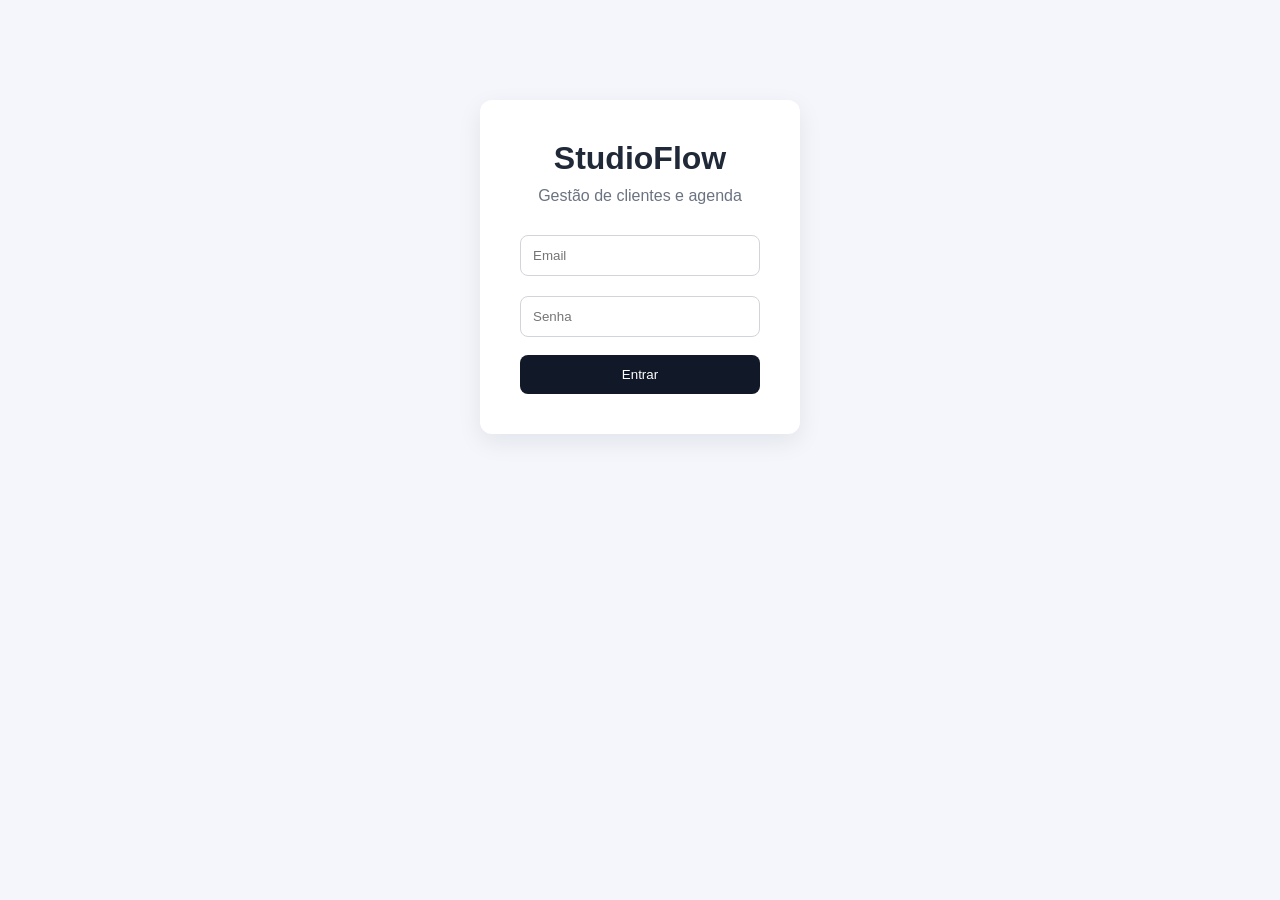
<file: frontend/index.html>
<!DOCTYPE html>
<html lang="pt-BR">

<head>
  <meta charset="UTF-8">
  <title>StudioFlow</title>
  <link rel="stylesheet" href="css/style.css">
</head>

<body>

  <div class="login-container">

    <h1>StudioFlow</h1>
    <p>Gestão de clientes e agenda</p>

    <form action="dashboard.html" method="post" class="login-form">

       <input type="email" placeholder="Email">

      <input type="password" placeholder="Senha">

      <button type="submit">Entrar</button>

    </form>

  </div>

</body>
</html>
</file>
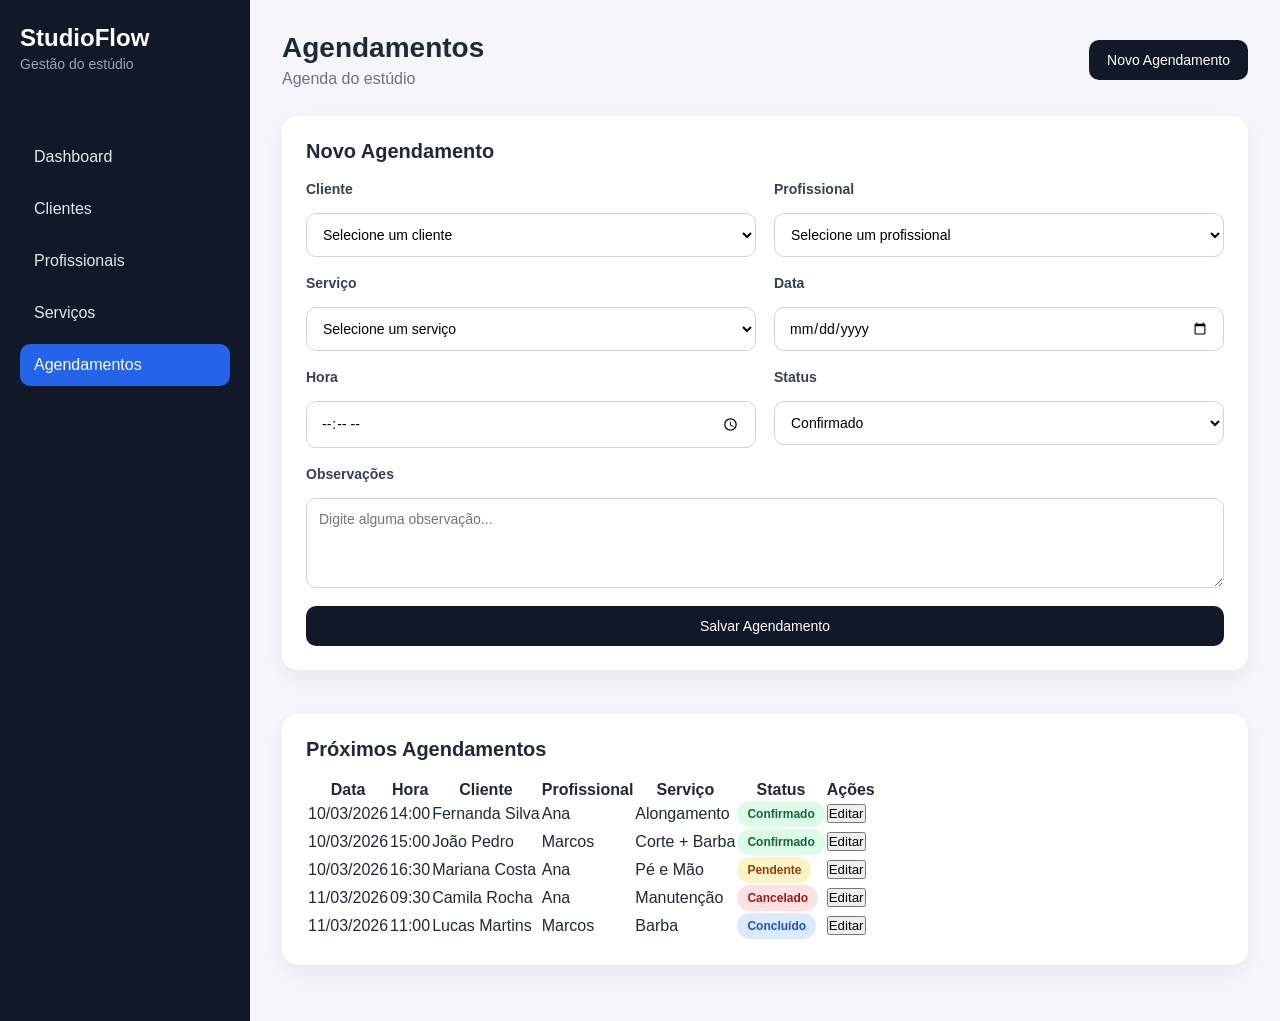
<file: frontend/agendamentos.html>
<!DOCTYPE html>
<html lang="pt-BR">
<head>
  <meta charset="UTF-8" />
  <meta name="viewport" content="width=device-width, initial-scale=1.0" />
  <title>StudioFlow - Agendamentos</title>
  <link rel="stylesheet" href="css/style.css" />
</head>
<body>
  <div class="app-layout">
    <aside class="sidebar">
      <div class="sidebar-brand">
        <h2>StudioFlow</h2>
        <p>Gestão do estúdio</p>
      </div>

      <nav class="sidebar-nav">
        <a href="dashboard.html" class="nav-link">Dashboard</a>
        <a href="clientes.html" class="nav-link">Clientes</a>
        <a href="profissionais.html" class="nav-link">Profissionais</a>
        <a href="servicos.html" class="nav-link">Serviços</a>
        <a href="agendamentos.html" class="nav-link active">Agendamentos</a>
      </nav>
    </aside>

    <main class="main-content">
      <header class="topbar">
        <div>
          <h1>Agendamentos</h1>
          <p>Agenda do estúdio</p>
        </div>

        <button class="primary-button">Novo Agendamento</button>
      </header>

      <section class="content-grid-agendamento">
        <div class="card">
          <div class="section-header">
            <h2>Novo Agendamento</h2>
          </div>

          <form class="form-grid">
            <div class="form-group">
              <label for="cliente">Cliente</label>
              <select id="cliente" name="cliente">
                <option value="">Selecione um cliente</option>
                <option value="fernanda-silva">Fernanda Silva</option>
                <option value="joao-pedro">João Pedro</option>
                <option value="mariana-costa">Mariana Costa</option>
              </select>
            </div>

            <div class="form-group">
              <label for="profissional">Profissional</label>
              <select id="profissional" name="profissional">
                <option value="">Selecione um profissional</option>
                <option value="ana-manicure">Ana - Manicure</option>
                <option value="marcos-barbeiro">Marcos - Barbeiro</option>
              </select>
            </div>

            <div class="form-group">
              <label for="servico">Serviço</label>
              <select id="servico" name="servico">
                <option value="">Selecione um serviço</option>
                <option value="alongamento">Alongamento</option>
                <option value="pe-e-mao">Pé e Mão</option>
                <option value="corte">Corte</option>
                <option value="barba">Barba</option>
                <option value="corte-e-barba">Corte + Barba</option>
              </select>
            </div>

            <div class="form-group">
              <label for="data">Data</label>
              <input type="date" id="data" name="data" />
            </div>

            <div class="form-group">
              <label for="hora">Hora</label>
              <input type="time" id="hora" name="hora" />
            </div>

            <div class="form-group">
              <label for="status">Status</label>
              <select id="status" name="status">
                <option value="confirmado">Confirmado</option>
                <option value="pendente">Pendente</option>
                <option value="cancelado">Cancelado</option>
                <option value="concluido">Concluído</option>
              </select>
            </div>

            <div class="form-group form-group-full">
              <label for="observacoes">Observações</label>
              <textarea
                id="observacoes"
                name="observacoes"
                rows="4"
                placeholder="Digite alguma observação..."
              ></textarea>
            </div>

            <div class="form-group form-group-full">
              <button type="submit" class="primary-button">Salvar Agendamento</button>
            </div>
          </form>
        </div>

        <div class="card">
          <div class="section-header">
            <h2>Próximos Agendamentos</h2>
          </div>

          <table class="data-table">
            <thead>
              <tr>
                <th>Data</th>
                <th>Hora</th>
                <th>Cliente</th>
                <th>Profissional</th>
                <th>Serviço</th>
                <th>Status</th>
                <th>Ações</th>
              </tr>
            </thead>

            <tbody>
              <tr>
                <td>10/03/2026</td>
                <td>14:00</td>
                <td>Fernanda Silva</td>
                <td>Ana</td>
                <td>Alongamento</td>
                <td><span class="status confirmado">Confirmado</span></td>
                <td><button class="table-button">Editar</button></td>
              </tr>

              <tr>
                <td>10/03/2026</td>
                <td>15:00</td>
                <td>João Pedro</td>
                <td>Marcos</td>
                <td>Corte + Barba</td>
                <td><span class="status confirmado">Confirmado</span></td>
                <td><button class="table-button">Editar</button></td>
              </tr>

              <tr>
                <td>10/03/2026</td>
                <td>16:30</td>
                <td>Mariana Costa</td>
                <td>Ana</td>
                <td>Pé e Mão</td>
                <td><span class="status pendente">Pendente</span></td>
                <td><button class="table-button">Editar</button></td>
              </tr>

              <tr>
                <td>11/03/2026</td>
                <td>09:30</td>
                <td>Camila Rocha</td>
                <td>Ana</td>
                <td>Manutenção</td>
                <td><span class="status cancelado">Cancelado</span></td>
                <td><button class="table-button">Editar</button></td>
              </tr>

              <tr>
                <td>11/03/2026</td>
                <td>11:00</td>
                <td>Lucas Martins</td>
                <td>Marcos</td>
                <td>Barba</td>
                <td><span class="status concluido">Concluído</span></td>
                <td><button class="table-button">Editar</button></td>
              </tr>
            </tbody>
          </table>
        </div>
      </section>
    </main>
  </div>
</body>
</html>
</file>
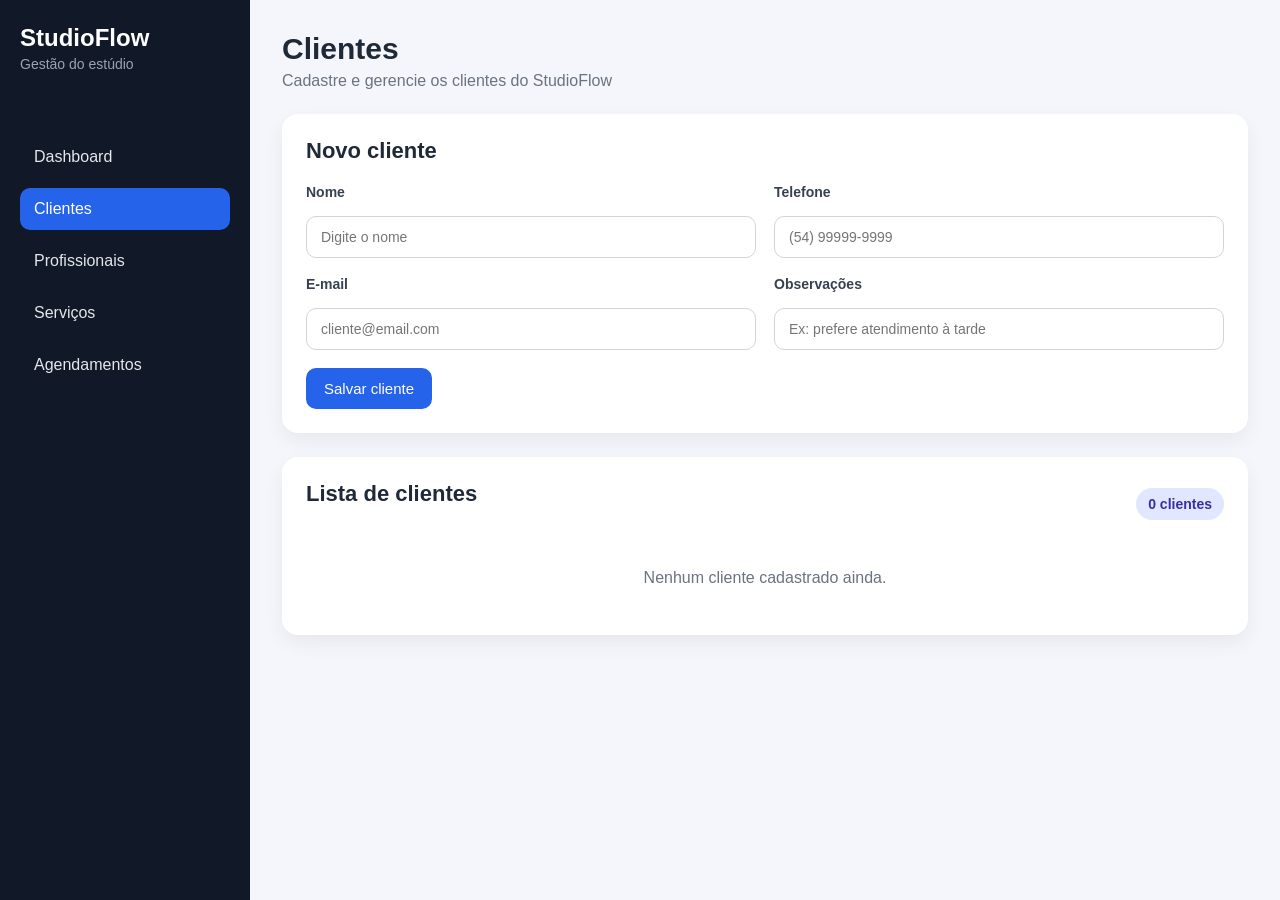
<file: frontend/clientes.html>
<!DOCTYPE html>
<html lang="pt-BR">
<head>
  <meta charset="UTF-8" />
  <meta name="viewport" content="width=device-width, initial-scale=1.0" />
  <title>StudioFlow - Clientes</title>
  <link rel="stylesheet" href="css/style.css" />
</head>
<body>
  <div class="app-layout">
    <aside class="sidebar">
      <div class="sidebar-brand">
        <h2>StudioFlow</h2>
        <p>Gestão do estúdio</p>
      </div>

      <nav class="sidebar-nav">
        <a href="dashboard.html" class="nav-link">Dashboard</a>
        <a href="clientes.html" class="nav-link active">Clientes</a>
        <a href="profissionais.html" class="nav-link">Profissionais</a>
        <a href="servicos.html" class="nav-link">Serviços</a>
        <a href="agendamentos.html" class="nav-link">Agendamentos</a>
      </nav>
    </aside>

    <main class="main-content">
      <header class="page-header">
        <div>
          <h1>Clientes</h1>
          <p>Cadastre e gerencie os clientes do StudioFlow</p>
        </div>
      </header>

      <section class="card form-card">
        <h2>Novo cliente</h2>

        <form id="formCliente" class="form-grid">
          <div class="form-group">
            <label for="nomeCliente">Nome</label>
            <input type="text" id="nomeCliente" placeholder="Digite o nome" required />
          </div>

          <div class="form-group">
            <label for="telefoneCliente">Telefone</label>
            <input type="tel" id="telefoneCliente" placeholder="(54) 99999-9999" required />
          </div>

          <div class="form-group">
            <label for="emailCliente">E-mail</label>
            <input type="email" id="emailCliente" placeholder="cliente@email.com" />
          </div>

          <div class="form-group">
            <label for="observacaoCliente">Observações</label>
            <input type="text" id="observacaoCliente" placeholder="Ex: prefere atendimento à tarde" />
          </div>

          <div class="form-actions">
            <button type="submit" class="btn-primary">Salvar cliente</button>
          </div>
        </form>
      </section>

      <section class="card list-card">
        <div class="section-title">
          <h2>Lista de clientes</h2>
          <span id="contadorClientes" class="badge-count">0 clientes</span>
        </div>

        <div id="listaClientes" class="client-list"></div>
      </section>
    </main>
  </div>

  <script src="js/clientes.js"></script>
</body>
</html>
</file>
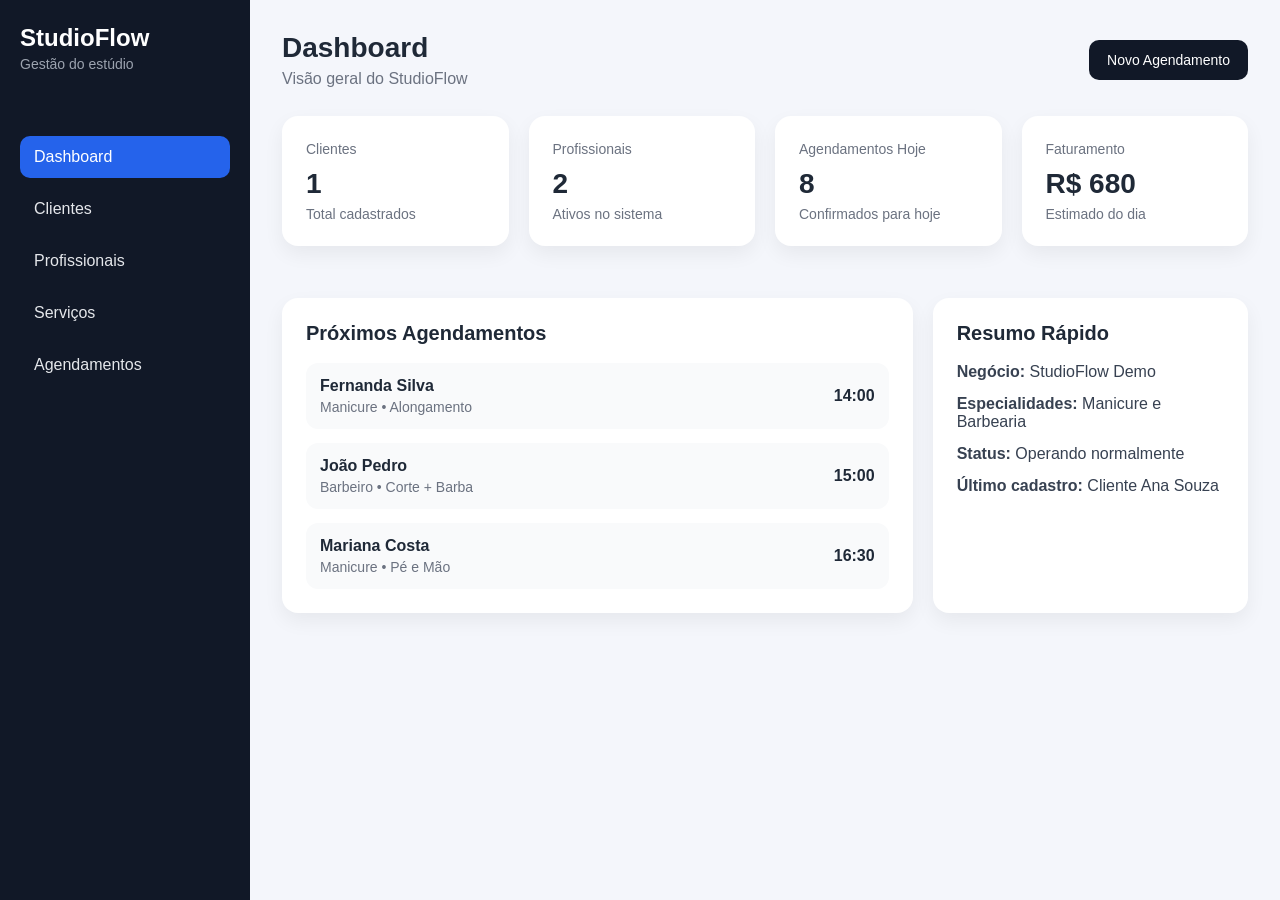
<file: frontend/dashboard.html>
<!DOCTYPE html>
<html lang="pt-BR">
<head>
  <meta charset="UTF-8" />
  <meta name="viewport" content="width=device-width, initial-scale=1.0" />
  <title>StudioFlow - Dashboard</title>
  <link rel="stylesheet" href="css/style.css" />
</head>
<body>
  <div class="app-layout">
    <aside class="sidebar">
      <div class="sidebar-brand">
        <h2>StudioFlow</h2>
        <p>Gestão do estúdio</p>
      </div>

      <nav class="sidebar-nav">
        <a href="dashboard.html" class="nav-link active">Dashboard</a>
        <a href="clientes.html" class="nav-link">Clientes</a>
        <a href="profissionais.html" class="nav-link">Profissionais</a>
        <a href="servicos.html" class="nav-link">Serviços</a>
        <a href="agendamentos.html" class="nav-link">Agendamentos</a>
      </nav>
    </aside>

    <main class="main-content">
      <header class="topbar">
        <div>
          <h1>Dashboard</h1>
          <p>Visão geral do StudioFlow</p>
        </div>
        <a href="agendamentos.html"><button class="primary-button">Novo Agendamento</button></a>
      </header>

      <section class="cards-grid">
        <div class="card summary-card">
          <span class="card-label">Clientes</span>
          <h3>1</h3>
          <p>Total cadastrados</p>
        </div>

        <div class="card summary-card">
          <span class="card-label">Profissionais</span>
          <h3>2</h3>
          <p>Ativos no sistema</p>
        </div>

        <div class="card summary-card">
          <span class="card-label">Agendamentos Hoje</span>
          <h3>8</h3>
          <p>Confirmados para hoje</p>
        </div>

        <div class="card summary-card">
          <span class="card-label">Faturamento</span>
          <h3>R$ 680</h3>
          <p>Estimado do dia</p>
        </div>
      </section>

      <section class="content-grid">
        <div class="card">
          <div class="section-header">
            <h2>Próximos Agendamentos</h2>
          </div>

          <div class="appointment-list">
            <div class="appointment-item">
              <div>
                <strong>Fernanda Silva</strong>
                <p>Manicure • Alongamento</p>
              </div>
              <span>14:00</span>
            </div>

            <div class="appointment-item">
              <div>
                <strong>João Pedro</strong>
                <p>Barbeiro • Corte + Barba</p>
              </div>
              <span>15:00</span>
            </div>

            <div class="appointment-item">
              <div>
                <strong>Mariana Costa</strong>
                <p>Manicure • Pé e Mão</p>
              </div>
              <span>16:30</span>
            </div>
          </div>
        </div>

        <div class="card">
          <div class="section-header">
            <h2>Resumo Rápido</h2>
          </div>

          <div class="quick-info">
            <p><strong>Negócio:</strong> StudioFlow Demo</p>
            <p><strong>Especialidades:</strong> Manicure e Barbearia</p>
            <p><strong>Status:</strong> Operando normalmente</p>
            <p><strong>Último cadastro:</strong> Cliente Ana Souza</p>
          </div>
        </div>
      </section>
    </main>
  </div>
</body>
</html>
</file>
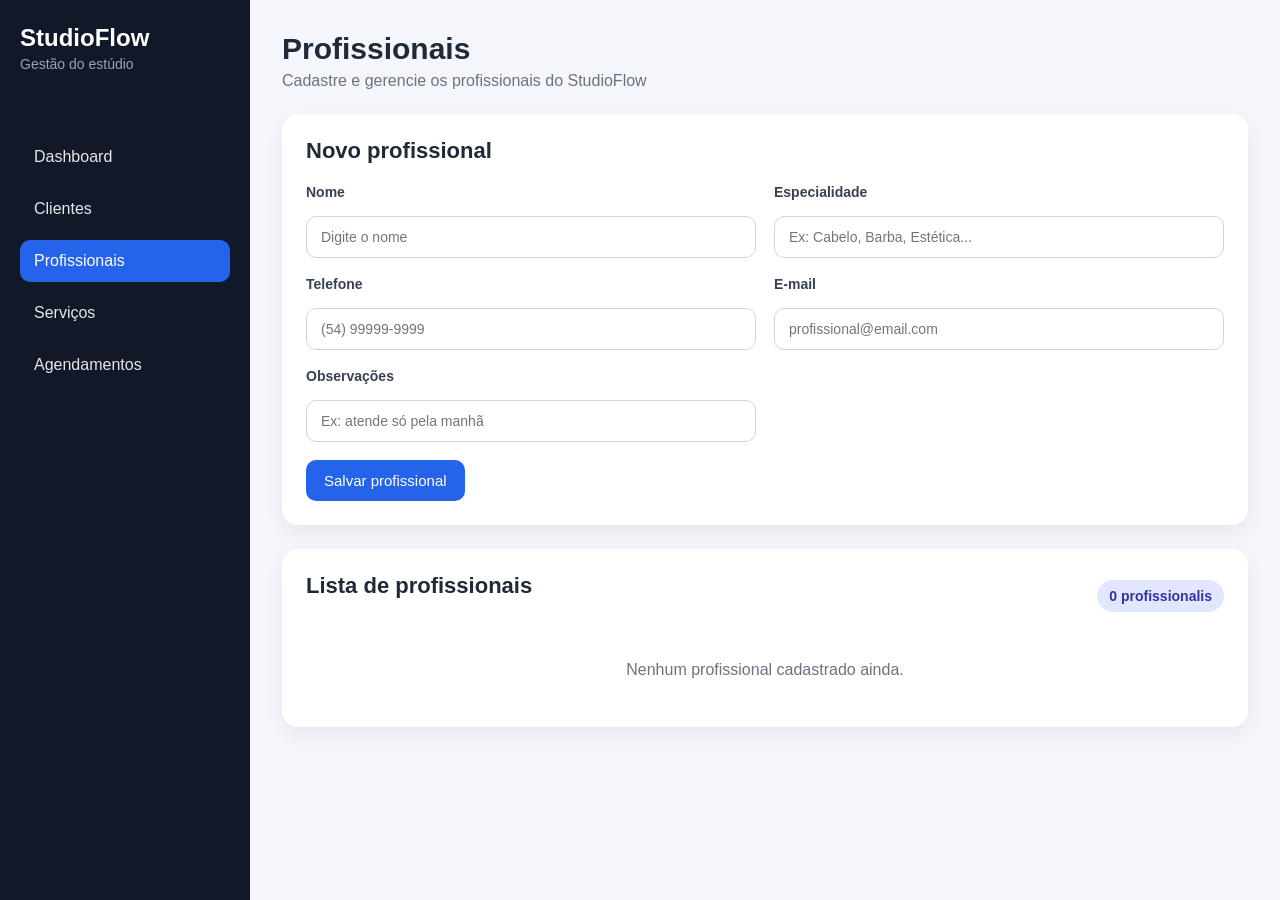
<file: frontend/profissionais.html>
<!DOCTYPE html>
<html lang="pt-BR">
<head>
  <meta charset="UTF-8" />
  <meta name="viewport" content="width=device-width, initial-scale=1.0" />
  <title>StudioFlow - Profissionais</title>
  <link rel="stylesheet" href="css/style.css" />
</head>
<body>
  <div class="app-layout">
    <aside class="sidebar">
      <div class="sidebar-brand">
        <h2>StudioFlow</h2>
        <p>Gestão do estúdio</p>
      </div>

      <nav class="sidebar-nav">
        <a href="dashboard.html" class="nav-link">Dashboard</a>
        <a href="clientes.html" class="nav-link">Clientes</a>
        <a href="profissionais.html" class="nav-link active">Profissionais</a>
        <a href="servicos.html" class="nav-link">Serviços</a>
        <a href="agendamentos.html" class="nav-link">Agendamentos</a>
      </nav>
    </aside>

    <main class="main-content">
      <header class="page-header">
        <div>
          <h1>Profissionais</h1>
          <p>Cadastre e gerencie os profissionais do StudioFlow</p>
        </div>
      </header>

      <section class="card form-card">
        <h2>Novo profissional</h2>

        <form id="formProfissional" class="form-grid">
          <div class="form-group">
            <label for="nomeProfissional">Nome</label>
            <input type="text" id="nomeProfissional" placeholder="Digite o nome" required />
          </div>

          <div class="form-group">
            <label for="especialidadeProfissional">Especialidade</label>
            <input type="text" id="especialidadeProfissional" placeholder="Ex: Cabelo, Barba, Estética..." required />
          </div>

          <div class="form-group">
            <label for="telefoneProfissional">Telefone</label>
            <input type="tel" id="telefoneProfissional" placeholder="(54) 99999-9999" />
          </div>

          <div class="form-group">
            <label for="emailProfissional">E-mail</label>
            <input type="email" id="emailProfissional" placeholder="profissional@email.com" />
          </div>

          <div class="form-group">
            <label for="observacaoProfissional">Observações</label>
            <input type="text" id="observacaoProfissional" placeholder="Ex: atende só pela manhã" />
          </div>

          <div class="form-actions">
            <button type="submit" class="btn-primary">Salvar profissional</button>
          </div>
        </form>
      </section>

      <section class="card list-card">
        <div class="section-title">
          <h2>Lista de profissionais</h2>
          <span id="contadorProfissionais" class="badge-count">0 profissionais</span>
        </div>

        <div id="listaProfissionais" class="professional-list"></div>
      </section>
    </main>
  </div>

  <script src="js/profissionais.js"></script>
</body>
</html>
</file>
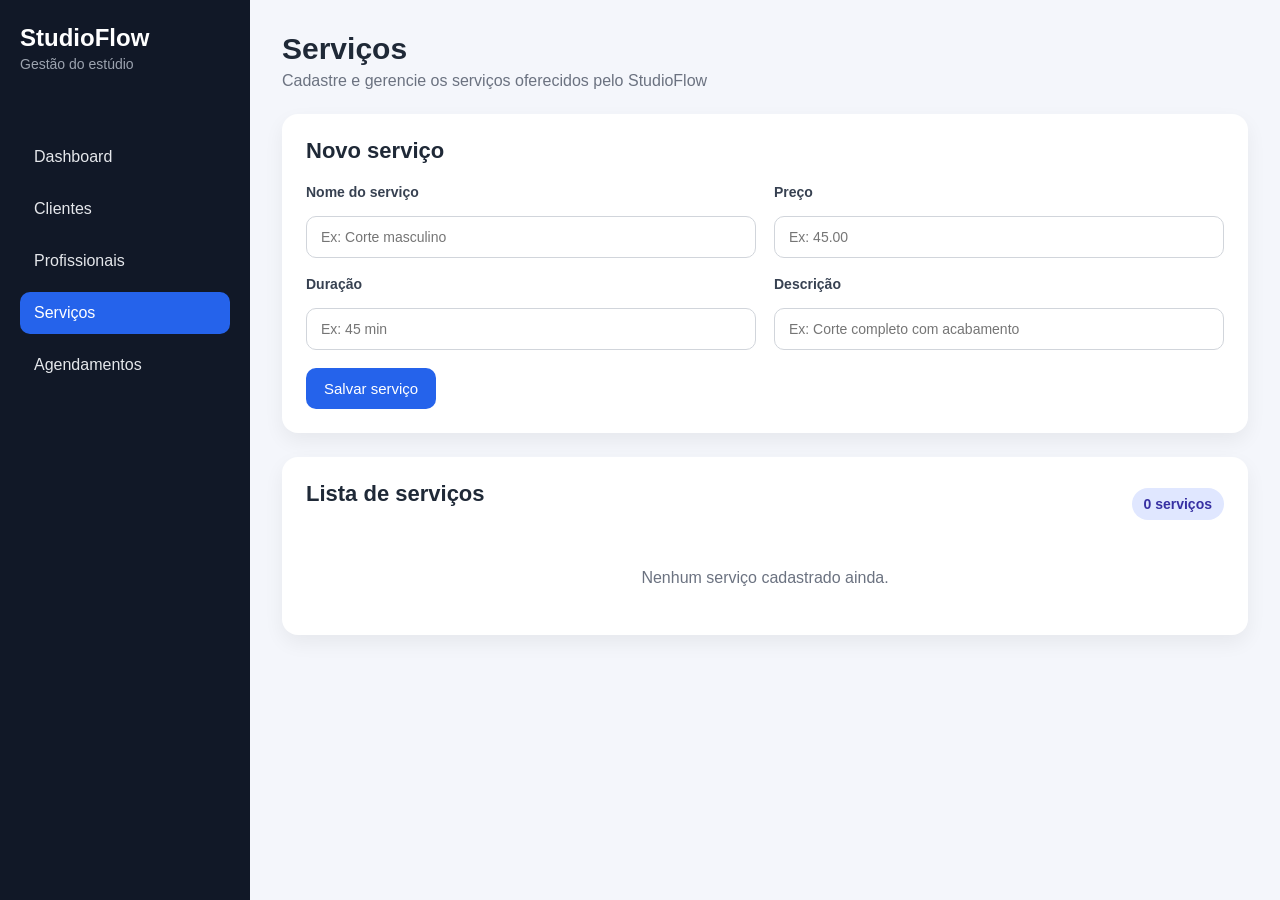
<file: frontend/servicos.html>
<!DOCTYPE html>
<html lang="pt-BR">
<head>
  <meta charset="UTF-8" />
  <meta name="viewport" content="width=device-width, initial-scale=1.0" />
  <title>StudioFlow - Serviços</title>
  <link rel="stylesheet" href="css/style.css" />
</head>
<body>
  <div class="app-layout">
    <aside class="sidebar">
      <div class="sidebar-brand">
        <h2>StudioFlow</h2>
        <p>Gestão do estúdio</p>
      </div>

      <nav class="sidebar-nav">
        <a href="dashboard.html" class="nav-link">Dashboard</a>
        <a href="clientes.html" class="nav-link">Clientes</a>
        <a href="profissionais.html" class="nav-link">Profissionais</a>
        <a href="servicos.html" class="nav-link active">Serviços</a>
        <a href="agendamentos.html" class="nav-link">Agendamentos</a>
      </nav>
    </aside>

    <main class="main-content">
      <header class="page-header">
        <div>
          <h1>Serviços</h1>
          <p>Cadastre e gerencie os serviços oferecidos pelo StudioFlow</p>
        </div>
      </header>

      <section class="card form-card">
        <h2>Novo serviço</h2>

        <form id="formServico" class="form-grid">
          <div class="form-group">
            <label for="nomeServico">Nome do serviço</label>
            <input type="text" id="nomeServico" placeholder="Ex: Corte masculino" required />
          </div>

          <div class="form-group">
            <label for="precoServico">Preço</label>
            <input type="number" id="precoServico" placeholder="Ex: 45.00" step="0.01" min="0" required />
          </div>

          <div class="form-group">
            <label for="duracaoServico">Duração</label>
            <input type="text" id="duracaoServico" placeholder="Ex: 45 min" required />
          </div>

          <div class="form-group">
            <label for="descricaoServico">Descrição</label>
            <input type="text" id="descricaoServico" placeholder="Ex: Corte completo com acabamento" />
          </div>

          <div class="form-actions">
            <button type="submit" class="btn-primary">Salvar serviço</button>
          </div>
        </form>
      </section>

      <section class="card list-card">
        <div class="section-title">
          <h2>Lista de serviços</h2>
          <span id="contadorServicos" class="badge-count">0 serviços</span>
        </div>

        <div id="listaServicos" class="service-list"></div>
      </section>
    </main>
  </div>

  <script src="js/servicos.js"></script>
</body>
</html>
</file>
<file: frontend/css/style.css>
* {
  margin: 0;
  padding: 0;
  box-sizing: border-box;
  font-family: Arial, Helvetica, sans-serif;
}

body {
  background: #f4f6fb;
  color: #1f2937;
}

a {
  text-decoration: none;
}

.app-layout {
  display: flex;
  min-height: 100vh;
}

.sidebar {
  width: 260px;
  background: #111827;
  color: #ffffff;
  padding: 24px 20px;
  display: flex;
  flex-direction: column;
}

.sidebar-brand h2 {
  font-size: 24px;
  margin-bottom: 6px;
}

.sidebar-brand p {
  font-size: 14px;
  color: #9ca3af;
  margin-bottom: 32px;
}

.sidebar-nav {
  display: flex;
  flex-direction: column;
  gap: 10px;
}

.nav-link {
  color: #d1d5db;
  padding: 12px 14px;
  border-radius: 10px;
  transition: 0.2s;
}

.nav-link:hover,
.nav-link.active {
  background: #1f2937;
  color: #ffffff;
}

.main-content {
  flex: 1;
  padding: 32px;
}

.topbar {
  display: flex;
  align-items: center;
  justify-content: space-between;
  margin-bottom: 28px;
  gap: 16px;
}

.topbar h1 {
  font-size: 28px;
  margin-bottom: 6px;
}

.topbar p {
  color: #6b7280;
}

.primary-button {
  background: #111827;
  color: #ffffff;
  border: none;
  padding: 12px 18px;
  border-radius: 10px;
  cursor: pointer;
  font-size: 14px;
}

.primary-button:hover {
  opacity: 0.92;
}

.cards-grid {
  display: grid;
  grid-template-columns: repeat(4, 1fr);
  gap: 20px;
  margin-bottom: 28px;
}

.card {
  background: #ffffff;
  border-radius: 16px;
  padding: 20px;
  box-shadow: 0 8px 24px rgba(15, 23, 42, 0.06);
}

.summary-card h3 {
  font-size: 28px;
  margin: 10px 0 6px;
}

.card-label {
  font-size: 14px;
  color: #6b7280;
}

.summary-card p {
  color: #6b7280;
  font-size: 14px;
}

.content-grid {
  display: grid;
  grid-template-columns: 2fr 1fr;
  gap: 20px;
}

.section-header {
  margin-bottom: 18px;
}

.section-header h2 {
  font-size: 20px;
}

.appointment-list {
  display: flex;
  flex-direction: column;
  gap: 14px;
}

.appointment-item {
  display: flex;
  align-items: center;
  justify-content: space-between;
  background: #f9fafb;
  padding: 14px;
  border-radius: 12px;
}

.appointment-item p {
  color: #6b7280;
  font-size: 14px;
  margin-top: 4px;
}

.appointment-item span {
  font-weight: bold;
}

.quick-info {
  display: flex;
  flex-direction: column;
  gap: 14px;
}

.quick-info p {
  color: #374151;
}

.login-container {
  background: white;
  padding: 40px;
  border-radius: 12px;
  box-shadow: 0 8px 24px rgba(15, 23, 42, 0.08);
  text-align: center;
  width: 320px;
  margin: 100px auto;
}

.login-container h1 {
  margin-bottom: 10px;
}

.login-container p {
  color: #6b7280;
  margin-bottom: 20px;
}

.login-form {
  display: flex;
  flex-direction: column;
}

.login-form input {
  margin: 10px 0;
  padding: 12px;
  border: 1px solid #d1d5db;
  border-radius: 8px;
}

.login-form button {
  padding: 12px;
  border: none;
  background: #111827;
  color: white;
  border-radius: 8px;
  cursor: pointer;
  margin-top: 8px;
}

.login-form button:hover {
  opacity: 0.92;
}

.content-grid-agendamento {
  display: grid;
  grid-template-columns: 1fr;
  gap: 20px;
}

.form-grid {
  display: grid;
  grid-template-columns: repeat(2, 1fr);
  gap: 16px;
}

.form-group {
  display: flex;
  flex-direction: column;
  gap: 8px;
}

.form-group label {
  font-size: 14px;
  font-weight: bold;
  color: #374151;
}

.form-group input,
.form-group select,
.form-group textarea {
  padding: 12px;
  border: 1px solid #d1d5db;
  border-radius: 10px;
  font-size: 14px;
  background: #fff;
}

.form-group textarea {
  resize: vertical;
}

.form-group-full {
  grid-column: 1 / -1;
}

.content-grid-agendamento {
  display: grid;
  grid-template-columns: 1fr;
  gap: 20px;
}

.form-grid {
  display: grid;
  grid-template-columns: repeat(2, 1fr);
  gap: 16px;
}

.form-group {
  display: flex;
  flex-direction: column;
  gap: 8px;
}

.form-group label {
  font-size: 14px;
  font-weight: bold;
  color: #374151;
}

.form-group input,
.form-group select,
.form-group textarea {
  padding: 12px;
  border: 1px solid #d1d5db;
  border-radius: 10px;
  font-size: 14px;
  background: #fff;
}

.form-group textarea {
  resize: vertical;
}

.form-group-full {
  grid-column: 1 / -1;
}

.status {
  display: inline-block;
  padding: 6px 10px;
  border-radius: 999px;
  font-size: 12px;
  font-weight: bold;
}

.status.confirmado {
  background: #dcfce7;
  color: #166534;
}

.status.pendente {
  background: #fef3c7;
  color: #92400e;
}

.status.cancelado {
  background: #fee2e2;
  color: #991b1b;
}

.status.concluido {
  background: #dbeafe;
  color: #1d4ed8;
}

* {
  margin: 0;
  padding: 0;
  box-sizing: border-box;
  font-family: Arial, sans-serif;
}

body {
  background-color: #f4f6fb;
  color: #1f2937;
}

.app-layout {
  display: flex;
  min-height: 100vh;
}

.sidebar {
  width: 250px;
  background: #111827;
  color: white;
  padding: 24px 20px;
}

.sidebar-brand h2 {
  font-size: 24px;
  margin-bottom: 4px;
}

.sidebar-brand p {
  font-size: 14px;
  color: #9ca3af;
}

.sidebar-nav {
  margin-top: 32px;
  display: flex;
  flex-direction: column;
  gap: 10px;
}

.nav-link {
  text-decoration: none;
  color: #e5e7eb;
  padding: 12px 14px;
  border-radius: 10px;
  transition: 0.2s;
}

.nav-link:hover,
.nav-link.active {
  background: #2563eb;
  color: white;
}

.main-content {
  flex: 1;
  padding: 32px;
}

.page-header {
  margin-bottom: 24px;
}

.page-header h1 {
  font-size: 30px;
  margin-bottom: 6px;
}

.page-header p {
  color: #6b7280;
}

.card {
  background: white;
  border-radius: 16px;
  padding: 24px;
  box-shadow: 0 8px 20px rgba(0, 0, 0, 0.06);
  margin-bottom: 24px;
}

.form-card h2,
.list-card h2 {
  margin-bottom: 20px;
  font-size: 22px;
}

.form-grid {
  display: grid;
  grid-template-columns: repeat(2, 1fr);
  gap: 18px;
}

.form-group {
  display: flex;
  flex-direction: column;
}

.form-group label {
  margin-bottom: 8px;
  font-weight: bold;
  font-size: 14px;
}

.form-group input {
  padding: 12px 14px;
  border: 1px solid #d1d5db;
  border-radius: 10px;
  outline: none;
  transition: 0.2s;
}

.form-group input:focus {
  border-color: #2563eb;
  box-shadow: 0 0 0 3px rgba(37, 99, 235, 0.15);
}

.form-actions {
  grid-column: 1 / -1;
}

.btn-primary {
  background: #2563eb;
  color: white;
  border: none;
  padding: 12px 18px;
  border-radius: 10px;
  cursor: pointer;
  font-size: 15px;
  transition: 0.2s;
}

.btn-primary:hover {
  background: #1d4ed8;
}

.section-title {
  display: flex;
  justify-content: space-between;
  align-items: center;
  margin-bottom: 18px;
}

.badge-count {
  background: #e0e7ff;
  color: #3730a3;
  padding: 8px 12px;
  border-radius: 999px;
  font-size: 14px;
  font-weight: bold;
}

.client-list {
  display: flex;
  flex-direction: column;
  gap: 14px;
}

.client-card {
  border: 1px solid #e5e7eb;
  border-radius: 14px;
  padding: 18px;
  display: flex;
  justify-content: space-between;
  align-items: flex-start;
  gap: 20px;
}

.client-info h3 {
  margin-bottom: 8px;
  font-size: 18px;
}

.client-info p {
  margin-bottom: 4px;
  color: #4b5563;
}

.client-actions {
  display: flex;
  gap: 10px;
}

.btn-danger {
  background: #dc2626;
  color: white;
  border: none;
  padding: 10px 14px;
  border-radius: 10px;
  cursor: pointer;
  transition: 0.2s;
}

.btn-danger:hover {
  background: #b91c1c;
}

.empty-state {
  text-align: center;
  color: #6b7280;
  padding: 24px 0;
}

@media (max-width: 900px) {
  .form-grid {
    grid-template-columns: 1fr;
  }

  .client-card {
    flex-direction: column;
  }

  .app-layout {
    flex-direction: column;
  }

  .sidebar {
    width: 100%;
  }
}
.btn-edit {
  background: #f59e0b;
  color: white;
  border: none;
  padding: 10px 14px;
  border-radius: 10px;
  cursor: pointer;
  transition: 0.2s;
}

.btn-edit:hover {
  background: #d97706;
}

.service-list {
  display: flex;
  flex-direction: column;
  gap: 14px;
}

.service-card {
  border: 1px solid #e5e7eb;
  border-radius: 14px;
  padding: 18px;
  display: flex;
  justify-content: space-between;
  align-items: flex-start;
  gap: 20px;
}

.service-info h3 {
  margin-bottom: 8px;
  font-size: 18px;
}

.service-info p {
  margin-bottom: 4px;
  color: #4b5563;
}

@media (max-width: 900px) {
  .service-card {
    flex-direction: column;
  }
}

.professional-list {
  display: flex;
  flex-direction: column;
  gap: 14px;
}

.professional-card {
  border: 1px solid #e5e7eb;
  border-radius: 14px;
  padding: 18px;
  display: flex;
  justify-content: space-between;
  align-items: flex-start;
  gap: 20px;
}

.professional-info h3 {
  margin-bottom: 8px;
  font-size: 18px;
}

.professional-info p {
  margin-bottom: 4px;
  color: #4b5563;
}

@media (max-width: 900px) {
  .professional-card {
    flex-direction: column;
  }
}
</file>
